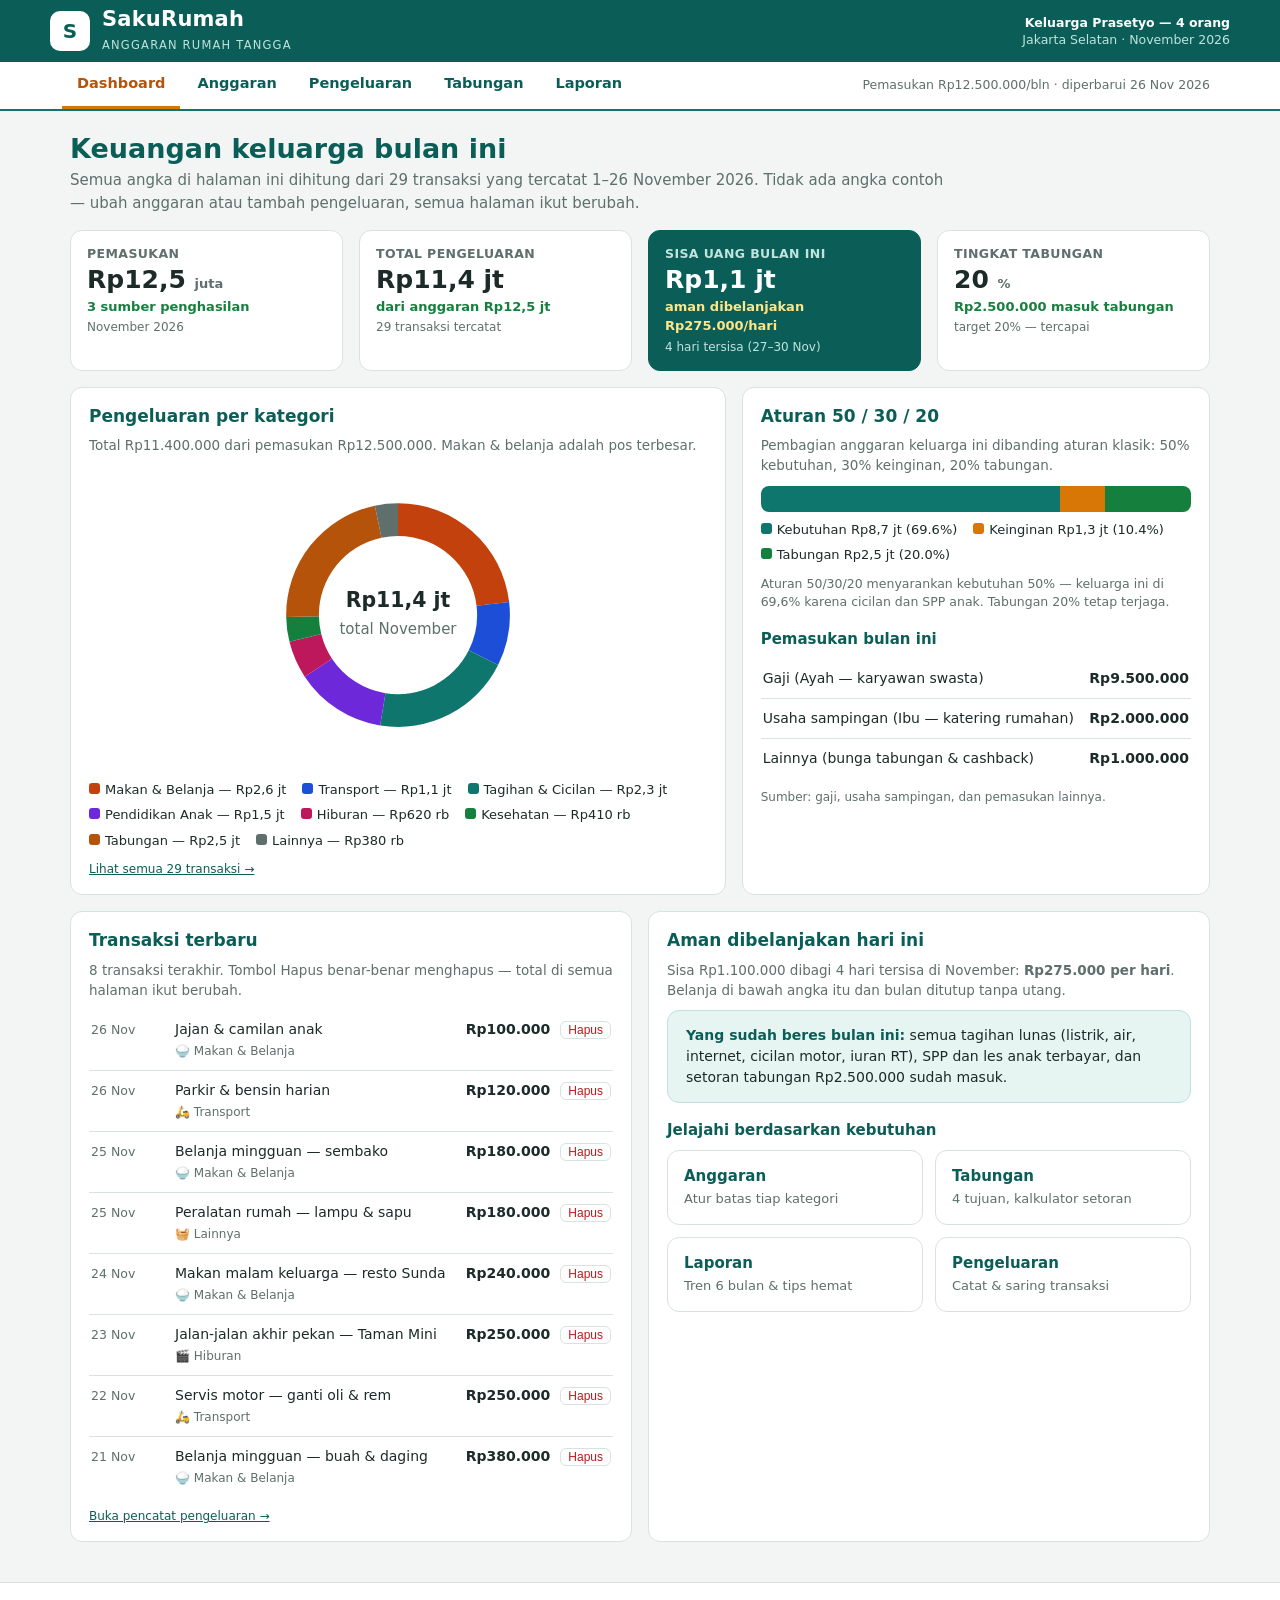
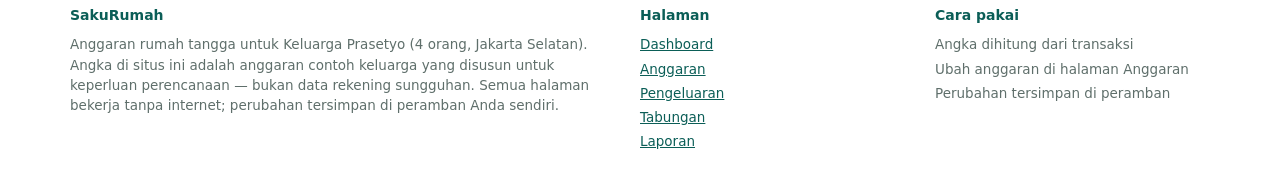
<file: app/index.html>
<!doctype html>
<html lang="id">
<head>
<meta charset="utf-8">
<meta name="viewport" content="width=device-width, initial-scale=1">
<title>SakuRumah — Anggaran Rumah Tangga</title>
<meta name="description" content="SakuRumah: anggaran rumah tangga Keluarga Prasetyo — pemasukan, pengeluaran, tabungan, dan laporan November 2026.">
<link rel="icon" href="data:image/svg+xml,%3Csvg xmlns=%27http://www.w3.org/2000/svg%27 viewBox=%270 0 32 32%27%3E%3Crect width=%2732%27 height=%2732%27 rx=%277%27 fill=%27%230b5e57%27/%3E%3Ctext x=%2716%27 y=%2722%27 font-size=%2716%27 text-anchor=%27middle%27 fill=%27white%27 font-family=%27sans-serif%27 font-weight=%27bold%27%3ES%3C/text%3E%3C/svg%3E">
<link rel="stylesheet" href="style.css">
<script type="module" src="main.js"></script>
</head>
<body data-page="home">
<header class="topbar"><div class="topbar-inner">
  <a class="brand" href="index.html"><span class="brand-mark">S</span><span><span class="brand-name">SakuRumah</span><br><span class="brand-sub">Anggaran Rumah Tangga</span></span></a>
  <div class="tagline"><b>Keluarga Prasetyo — 4 orang</b><br>Jakarta Selatan · November 2026</div>
</div></header>
<nav class="mainnav"><div class="mainnav-inner">
  <a href="index.html" aria-current="page">Dashboard</a>
  <a href="anggaran.html">Anggaran</a>
  <a href="pengeluaran.html">Pengeluaran</a>
  <a href="tabungan.html">Tabungan</a>
  <a href="laporan.html">Laporan</a>
  <span class="nav-right">Pemasukan Rp12.500.000/bln · diperbarui 26 Nov 2026</span>
</div></nav>
<main class="wrap">
  <div class="page-head">
    <h1>Keuangan keluarga bulan ini</h1>
    <p>Semua angka di halaman ini dihitung dari 29 transaksi yang tercatat 1–26 November 2026. Tidak ada angka contoh — ubah anggaran atau tambah pengeluaran, semua halaman ikut berubah.</p>
  </div>

  <section class="grid kpis" id="kpis" aria-label="Ringkasan keuangan"></section>

  <div class="grid two-wide" style="margin-top:16px">
    <section class="card">
      <h2>Pengeluaran per kategori</h2>
      <p class="lede">Total Rp11.400.000 dari pemasukan Rp12.500.000. Makan &amp; belanja adalah pos terbesar.</p>
      <div class="chart-wrap" style="max-width:300px;margin:0 auto"><div id="chart-donut"></div></div>
      <div class="legend" id="donut-legend"></div>
      <p class="src"><a href="pengeluaran.html">Lihat semua 29 transaksi &rarr;</a></p>
    </section>
    <section class="card">
      <h2>Aturan 50 / 30 / 20</h2>
      <p class="lede">Pembagian anggaran keluarga ini dibanding aturan klasik: 50% kebutuhan, 30% keinginan, 20% tabungan.</p>
      <div id="rule-5030"></div>
      <h3 style="margin-top:16px">Pemasukan bulan ini</h3>
      <ul class="tx-list" id="income-list"></ul>
      <p class="src">Sumber: gaji, usaha sampingan, dan pemasukan lainnya.</p>
    </section>
  </div>

  <div class="grid two" style="margin-top:16px">
    <section class="card">
      <h2>Transaksi terbaru</h2>
      <p class="lede">8 transaksi terakhir. Tombol Hapus benar-benar menghapus — total di semua halaman ikut berubah.</p>
      <ul class="tx-list" id="recent-tx"></ul>
      <p class="src"><a href="pengeluaran.html">Buka pencatat pengeluaran &rarr;</a></p>
    </section>
    <section class="card">
      <h2>Aman dibelanjakan hari ini</h2>
      <p class="lede">Sisa Rp1.100.000 dibagi 4 hari tersisa di November: <b>Rp275.000 per hari</b>. Belanja di bawah angka itu dan bulan ditutup tanpa utang.</p>
      <div class="callout"><b>Yang sudah beres bulan ini:</b> semua tagihan lunas (listrik, air, internet, cicilan motor, iuran RT), SPP dan les anak terbayar, dan setoran tabungan Rp2.500.000 sudah masuk.</div>
      <h3 style="margin-top:16px">Jelajahi berdasarkan kebutuhan</h3>
      <div class="quick-links" style="grid-template-columns:1fr 1fr">
        <a href="anggaran.html"><b>Anggaran</b><span>Atur batas tiap kategori</span></a>
        <a href="tabungan.html"><b>Tabungan</b><span>4 tujuan, kalkulator setoran</span></a>
        <a href="laporan.html"><b>Laporan</b><span>Tren 6 bulan &amp; tips hemat</span></a>
        <a href="pengeluaran.html"><b>Pengeluaran</b><span>Catat &amp; saring transaksi</span></a>
      </div>
    </section>
  </div>
</main>
<footer class="site"><div class="foot-inner">
  <div><h4>SakuRumah</h4>
  Anggaran rumah tangga untuk Keluarga Prasetyo (4 orang, Jakarta Selatan). Angka di situs ini adalah anggaran contoh keluarga yang disusun untuk keperluan perencanaan — bukan data rekening sungguhan. Semua halaman bekerja tanpa internet; perubahan tersimpan di peramban Anda sendiri.</div>
  <div><h4>Halaman</h4><ul>
    <li><a href="index.html">Dashboard</a></li><li><a href="anggaran.html">Anggaran</a></li><li><a href="pengeluaran.html">Pengeluaran</a></li><li><a href="tabungan.html">Tabungan</a></li><li><a href="laporan.html">Laporan</a></li></ul></div>
  <div><h4>Cara pakai</h4><ul>
    <li>Angka dihitung dari transaksi</li><li>Ubah anggaran di halaman Anggaran</li><li>Perubahan tersimpan di peramban</li></ul></div>
</div></footer>
</body>
</html>
</file>
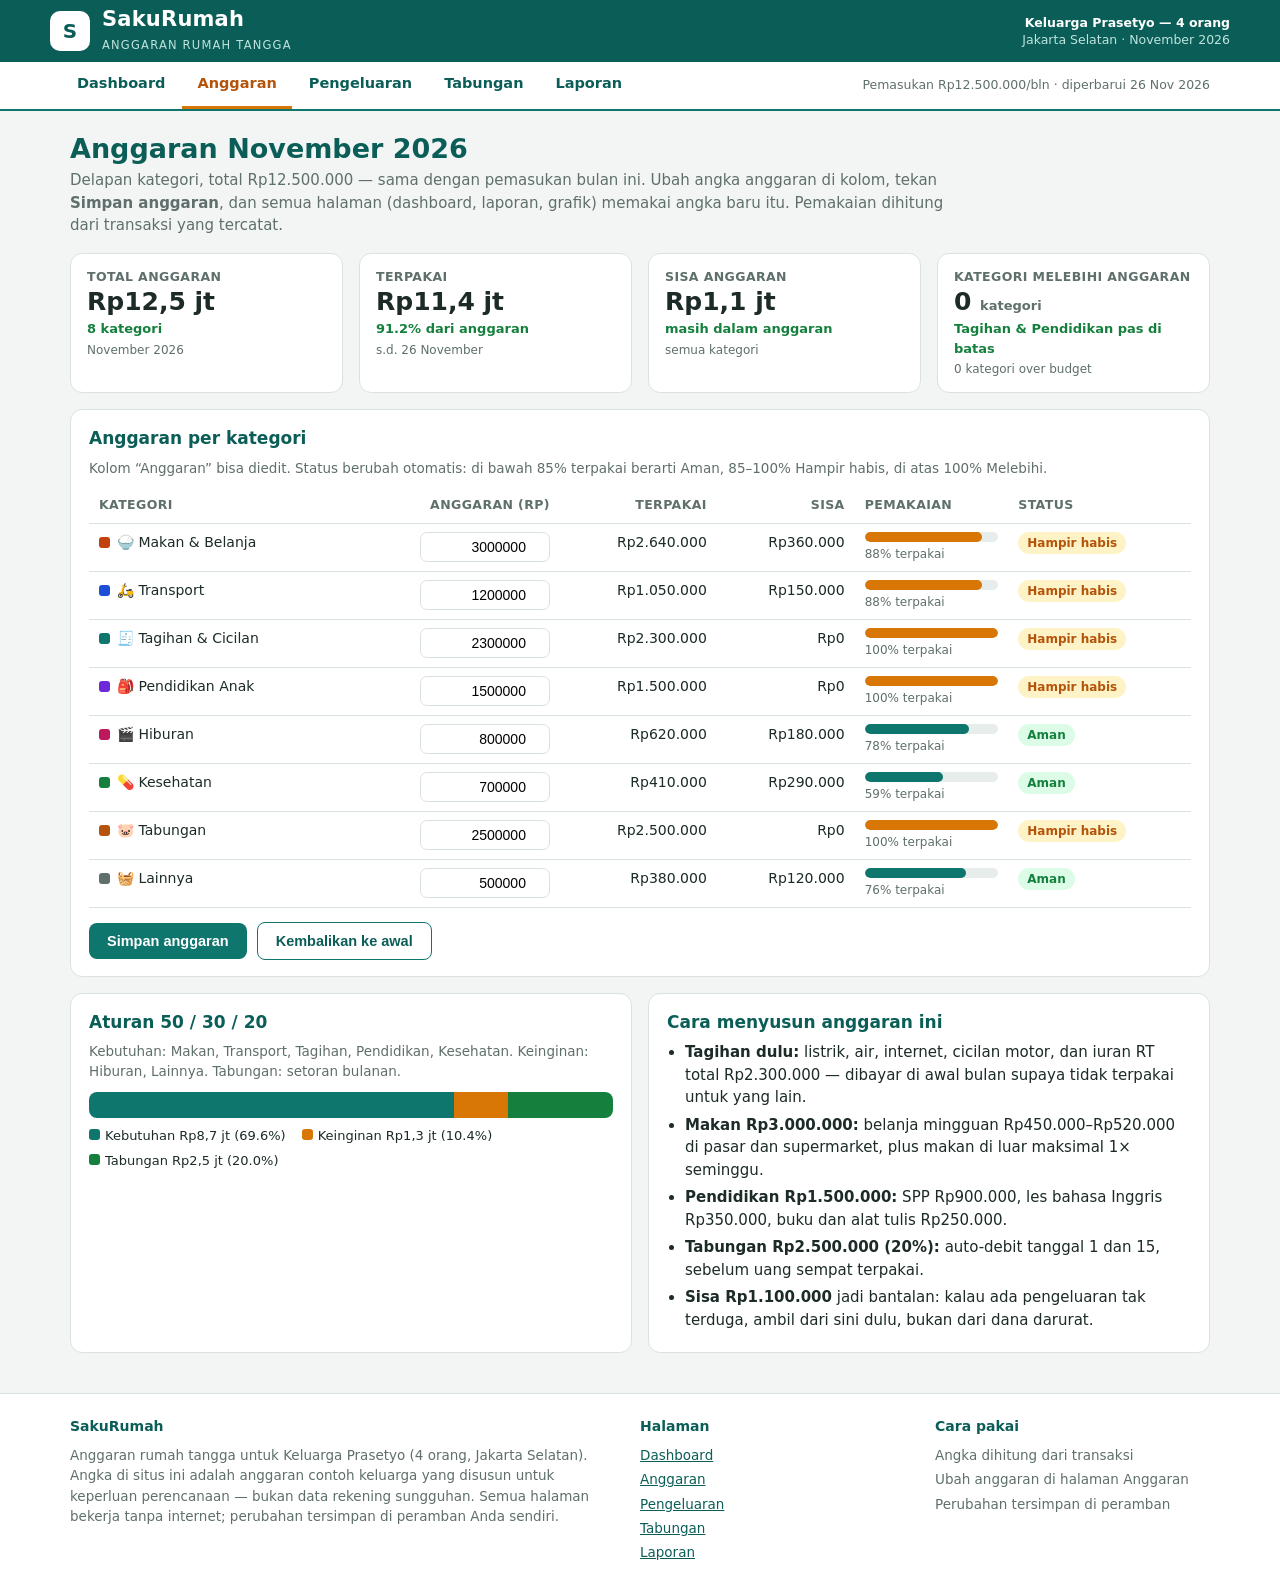
<file: app/anggaran.html>
<!doctype html>
<html lang="id">
<head>
<meta charset="utf-8">
<meta name="viewport" content="width=device-width, initial-scale=1">
<title>Anggaran — SakuRumah</title>
<meta name="description" content="Anggaran bulanan Keluarga Prasetyo: batas tiap kategori, pemakaian, dan sisa — bisa diubah dan disimpan.">
<link rel="icon" href="data:image/svg+xml,%3Csvg xmlns=%27http://www.w3.org/2000/svg%27 viewBox=%270 0 32 32%27%3E%3Crect width=%2732%27 height=%2732%27 rx=%277%27 fill=%27%230b5e57%27/%3E%3Ctext x=%2716%27 y=%2722%27 font-size=%2716%27 text-anchor=%27middle%27 fill=%27white%27 font-family=%27sans-serif%27 font-weight=%27bold%27%3ES%3C/text%3E%3C/svg%3E">
<link rel="stylesheet" href="style.css">
<script type="module" src="main.js"></script>
</head>
<body data-page="budget">
<header class="topbar"><div class="topbar-inner">
  <a class="brand" href="index.html"><span class="brand-mark">S</span><span><span class="brand-name">SakuRumah</span><br><span class="brand-sub">Anggaran Rumah Tangga</span></span></a>
  <div class="tagline"><b>Keluarga Prasetyo — 4 orang</b><br>Jakarta Selatan · November 2026</div>
</div></header>
<nav class="mainnav"><div class="mainnav-inner">
  <a href="index.html">Dashboard</a>
  <a href="anggaran.html" aria-current="page">Anggaran</a>
  <a href="pengeluaran.html">Pengeluaran</a>
  <a href="tabungan.html">Tabungan</a>
  <a href="laporan.html">Laporan</a>
  <span class="nav-right">Pemasukan Rp12.500.000/bln · diperbarui 26 Nov 2026</span>
</div></nav>
<main class="wrap">
  <div class="page-head">
    <h1>Anggaran November 2026</h1>
    <p>Delapan kategori, total Rp12.500.000 — sama dengan pemasukan bulan ini. Ubah angka anggaran di kolom, tekan <b>Simpan anggaran</b>, dan semua halaman (dashboard, laporan, grafik) memakai angka baru itu. Pemakaian dihitung dari transaksi yang tercatat.</p>
  </div>

  <section class="grid kpis" id="kpis" aria-label="Ringkasan anggaran"></section>

  <section class="card" style="margin-top:16px">
    <h2>Anggaran per kategori</h2>
    <p class="lede">Kolom “Anggaran” bisa diedit. Status berubah otomatis: di bawah 85% terpakai berarti Aman, 85–100% Hampir habis, di atas 100% Melebihi.</p>
    <div class="chart-wrap"><table>
      <thead><tr><th>Kategori</th><th class="num">Anggaran (Rp)</th><th class="num">Terpakai</th><th class="num">Sisa</th><th>Pemakaian</th><th>Status</th></tr></thead>
      <tbody id="budget-rows"></tbody>
    </table></div>
    <div style="display:flex;gap:10px;flex-wrap:wrap;align-items:center">
      <button class="btn" id="save-budget">Simpan anggaran</button>
      <button class="btn ghost" id="reset-budget">Kembalikan ke awal</button>
      <span class="form-msg" id="budget-msg"></span>
    </div>
  </section>

  <div class="grid two" style="margin-top:16px">
    <section class="card">
      <h2>Aturan 50 / 30 / 20</h2>
      <p class="lede">Kebutuhan: Makan, Transport, Tagihan, Pendidikan, Kesehatan. Keinginan: Hiburan, Lainnya. Tabungan: setoran bulanan.</p>
      <div id="rule-5030"></div>
    </section>
    <section class="card">
      <h2>Cara menyusun anggaran ini</h2>
      <ul class="tight">
        <li><b>Tagihan dulu:</b> listrik, air, internet, cicilan motor, dan iuran RT total Rp2.300.000 — dibayar di awal bulan supaya tidak terpakai untuk yang lain.</li>
        <li><b>Makan Rp3.000.000:</b> belanja mingguan Rp450.000–Rp520.000 di pasar dan supermarket, plus makan di luar maksimal 1× seminggu.</li>
        <li><b>Pendidikan Rp1.500.000:</b> SPP Rp900.000, les bahasa Inggris Rp350.000, buku dan alat tulis Rp250.000.</li>
        <li><b>Tabungan Rp2.500.000 (20%):</b> auto-debit tanggal 1 dan 15, sebelum uang sempat terpakai.</li>
        <li><b>Sisa Rp1.100.000</b> jadi bantalan: kalau ada pengeluaran tak terduga, ambil dari sini dulu, bukan dari dana darurat.</li>
      </ul>
    </section>
  </div>
</main>
<footer class="site"><div class="foot-inner">
  <div><h4>SakuRumah</h4>
  Anggaran rumah tangga untuk Keluarga Prasetyo (4 orang, Jakarta Selatan). Angka di situs ini adalah anggaran contoh keluarga yang disusun untuk keperluan perencanaan — bukan data rekening sungguhan. Semua halaman bekerja tanpa internet; perubahan tersimpan di peramban Anda sendiri.</div>
  <div><h4>Halaman</h4><ul>
    <li><a href="index.html">Dashboard</a></li><li><a href="anggaran.html">Anggaran</a></li><li><a href="pengeluaran.html">Pengeluaran</a></li><li><a href="tabungan.html">Tabungan</a></li><li><a href="laporan.html">Laporan</a></li></ul></div>
  <div><h4>Cara pakai</h4><ul>
    <li>Angka dihitung dari transaksi</li><li>Ubah anggaran di halaman Anggaran</li><li>Perubahan tersimpan di peramban</li></ul></div>
</div></footer>
</body>
</html>
</file>
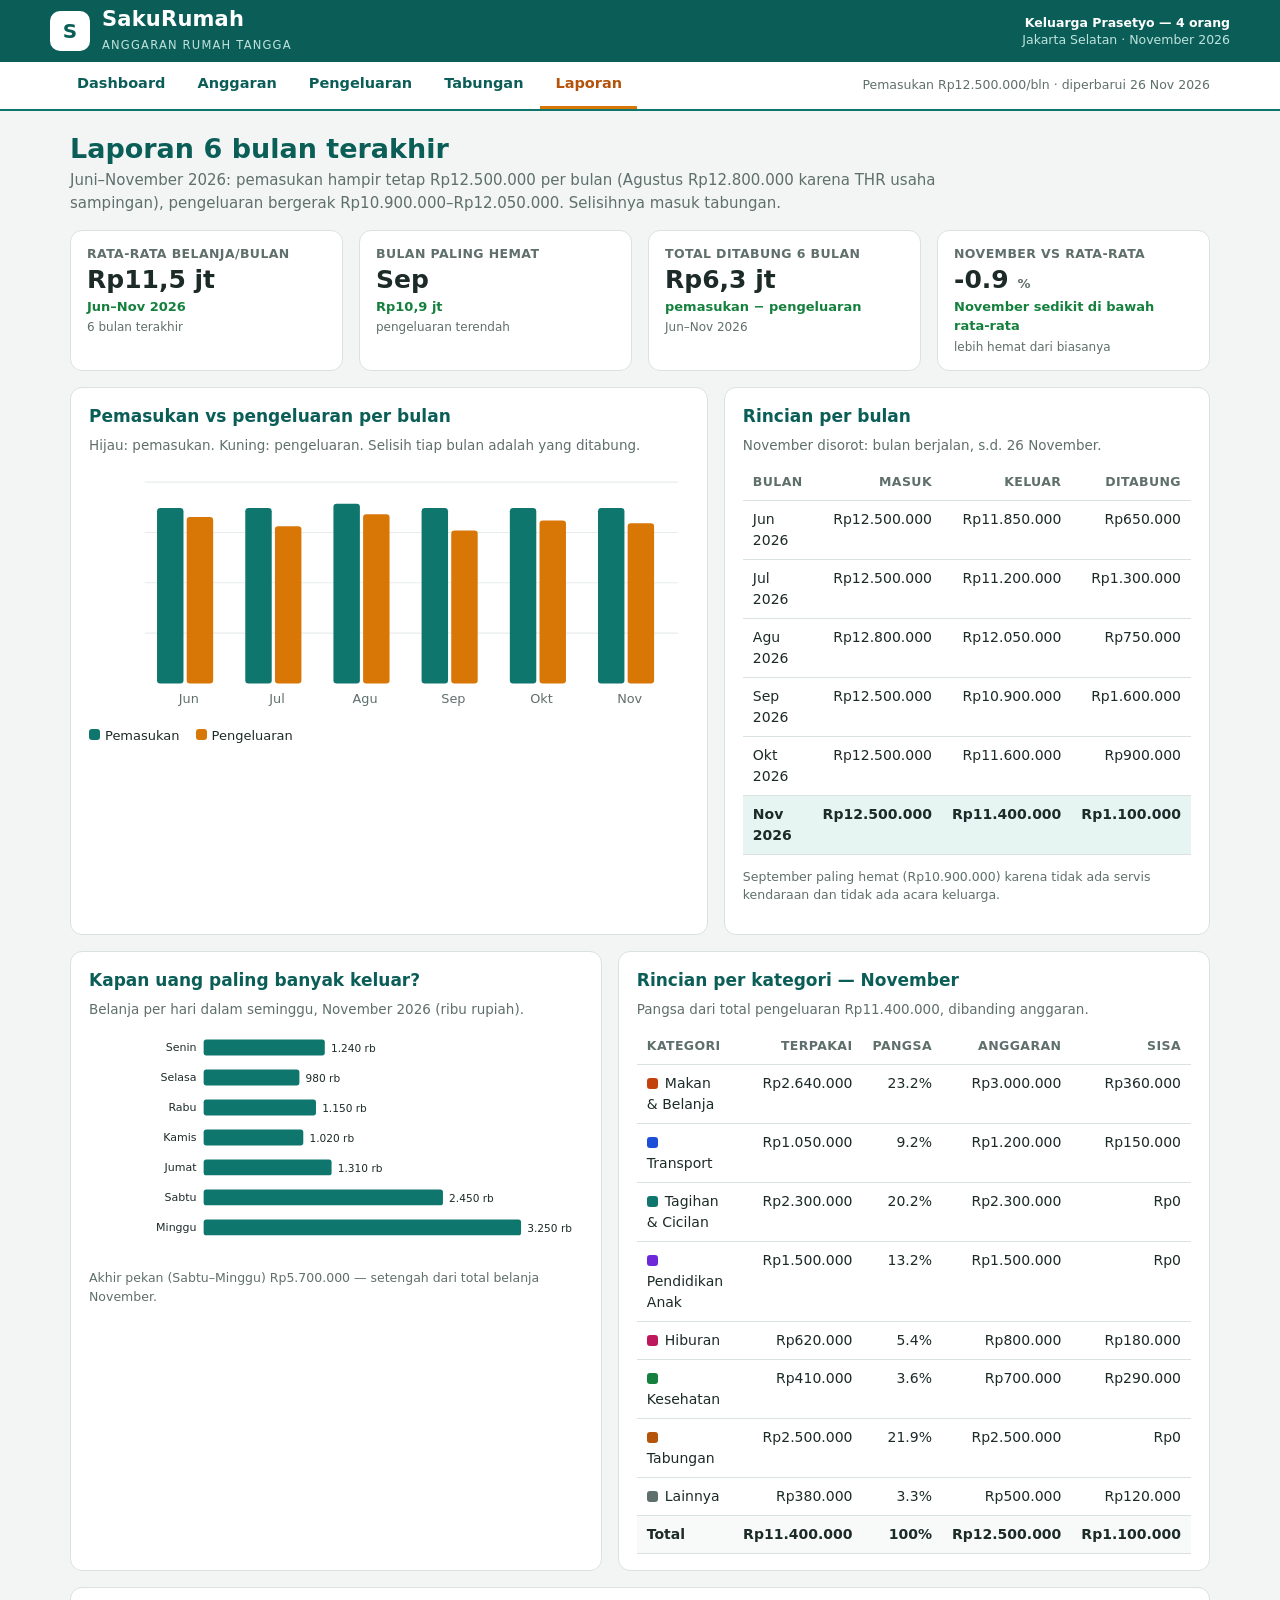
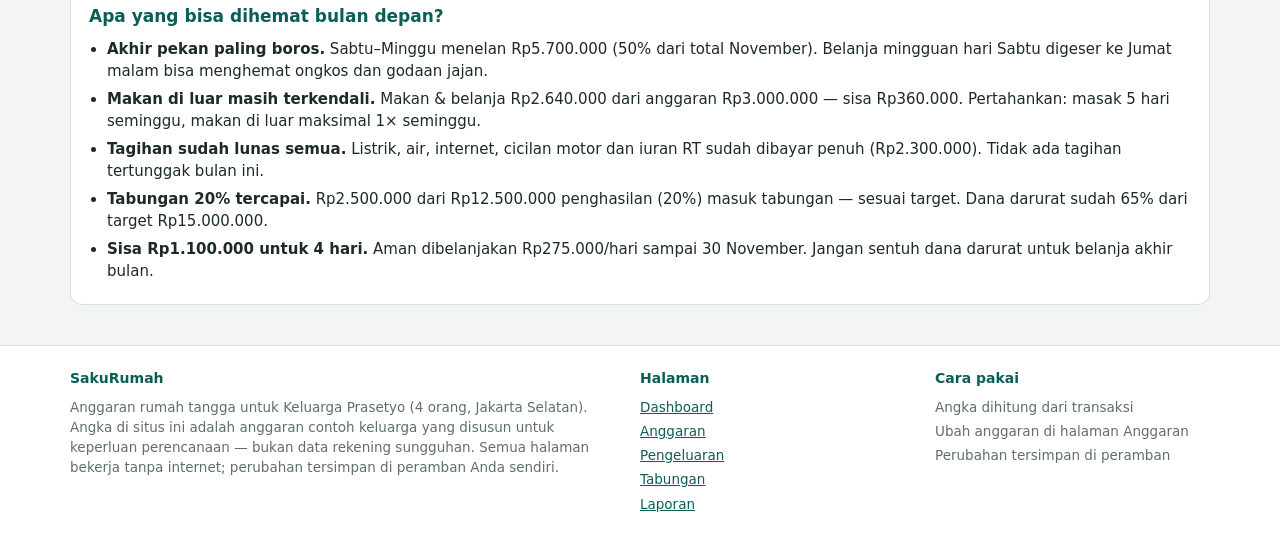
<file: app/laporan.html>
<!doctype html>
<html lang="id">
<head>
<meta charset="utf-8">
<meta name="viewport" content="width=device-width, initial-scale=1">
<title>Laporan — SakuRumah</title>
<meta name="description" content="Laporan keuangan Keluarga Prasetyo: tren pemasukan vs pengeluaran Juni–November 2026, pola belanja mingguan, dan tips hemat.">
<link rel="icon" href="data:image/svg+xml,%3Csvg xmlns=%27http://www.w3.org/2000/svg%27 viewBox=%270 0 32 32%27%3E%3Crect width=%2732%27 height=%2732%27 rx=%277%27 fill=%27%230b5e57%27/%3E%3Ctext x=%2716%27 y=%2722%27 font-size=%2716%27 text-anchor=%27middle%27 fill=%27white%27 font-family=%27sans-serif%27 font-weight=%27bold%27%3ES%3C/text%3E%3C/svg%3E">
<link rel="stylesheet" href="style.css">
<script type="module" src="main.js"></script>
</head>
<body data-page="reports">
<header class="topbar"><div class="topbar-inner">
  <a class="brand" href="index.html"><span class="brand-mark">S</span><span><span class="brand-name">SakuRumah</span><br><span class="brand-sub">Anggaran Rumah Tangga</span></span></a>
  <div class="tagline"><b>Keluarga Prasetyo — 4 orang</b><br>Jakarta Selatan · November 2026</div>
</div></header>
<nav class="mainnav"><div class="mainnav-inner">
  <a href="index.html">Dashboard</a>
  <a href="anggaran.html">Anggaran</a>
  <a href="pengeluaran.html">Pengeluaran</a>
  <a href="tabungan.html">Tabungan</a>
  <a href="laporan.html" aria-current="page">Laporan</a>
  <span class="nav-right">Pemasukan Rp12.500.000/bln · diperbarui 26 Nov 2026</span>
</div></nav>
<main class="wrap">
  <div class="page-head">
    <h1>Laporan 6 bulan terakhir</h1>
    <p>Juni–November 2026: pemasukan hampir tetap Rp12.500.000 per bulan (Agustus Rp12.800.000 karena THR usaha sampingan), pengeluaran bergerak Rp10.900.000–Rp12.050.000. Selisihnya masuk tabungan.</p>
  </div>

  <section class="grid kpis" id="kpis" aria-label="Ringkasan laporan"></section>

  <div class="grid two-wide" style="margin-top:16px">
    <section class="card">
      <h2>Pemasukan vs pengeluaran per bulan</h2>
      <p class="lede">Hijau: pemasukan. Kuning: pengeluaran. Selisih tiap bulan adalah yang ditabung.</p>
      <div class="chart-wrap"><div id="chart-trend"></div></div>
      <div class="legend"><span><i style="background:#0f766e"></i>Pemasukan</span><span><i style="background:#d97706"></i>Pengeluaran</span></div>
    </section>
    <section class="card">
      <h2>Rincian per bulan</h2>
      <p class="lede">November disorot: bulan berjalan, s.d. 26 November.</p>
      <div class="chart-wrap"><table>
        <thead><tr><th>Bulan</th><th class="num">Masuk</th><th class="num">Keluar</th><th class="num">Ditabung</th></tr></thead>
        <tbody id="trend-detail"></tbody>
      </table></div>
      <p class="note">September paling hemat (Rp10.900.000) karena tidak ada servis kendaraan dan tidak ada acara keluarga.</p>
    </section>
  </div>

  <div class="grid two" style="margin-top:16px">
    <section class="card">
      <h2>Kapan uang paling banyak keluar?</h2>
      <p class="lede">Belanja per hari dalam seminggu, November 2026 (ribu rupiah).</p>
      <div class="chart-wrap"><div id="chart-weekday"></div></div>
      <p class="note" id="chart-weekday-note"></p>
    </section>
    <section class="card">
      <h2>Rincian per kategori — November</h2>
      <p class="lede">Pangsa dari total pengeluaran Rp11.400.000, dibanding anggaran.</p>
      <div class="chart-wrap"><table>
        <thead><tr><th>Kategori</th><th class="num">Terpakai</th><th class="num">Pangsa</th><th class="num">Anggaran</th><th class="num">Sisa</th></tr></thead>
        <tbody id="cat-table"></tbody>
      </table></div>
    </section>
  </div>

  <section class="card" style="margin-top:16px">
    <h2>Apa yang bisa dihemat bulan depan?</h2>
    <ul class="tight" id="tips-list" style="margin-top:8px"></ul>
  </section>
</main>
<footer class="site"><div class="foot-inner">
  <div><h4>SakuRumah</h4>
  Anggaran rumah tangga untuk Keluarga Prasetyo (4 orang, Jakarta Selatan). Angka di situs ini adalah anggaran contoh keluarga yang disusun untuk keperluan perencanaan — bukan data rekening sungguhan. Semua halaman bekerja tanpa internet; perubahan tersimpan di peramban Anda sendiri.</div>
  <div><h4>Halaman</h4><ul>
    <li><a href="index.html">Dashboard</a></li><li><a href="anggaran.html">Anggaran</a></li><li><a href="pengeluaran.html">Pengeluaran</a></li><li><a href="tabungan.html">Tabungan</a></li><li><a href="laporan.html">Laporan</a></li></ul></div>
  <div><h4>Cara pakai</h4><ul>
    <li>Angka dihitung dari transaksi</li><li>Ubah anggaran di halaman Anggaran</li><li>Perubahan tersimpan di peramban</li></ul></div>
</div></footer>
</body>
</html>
</file>
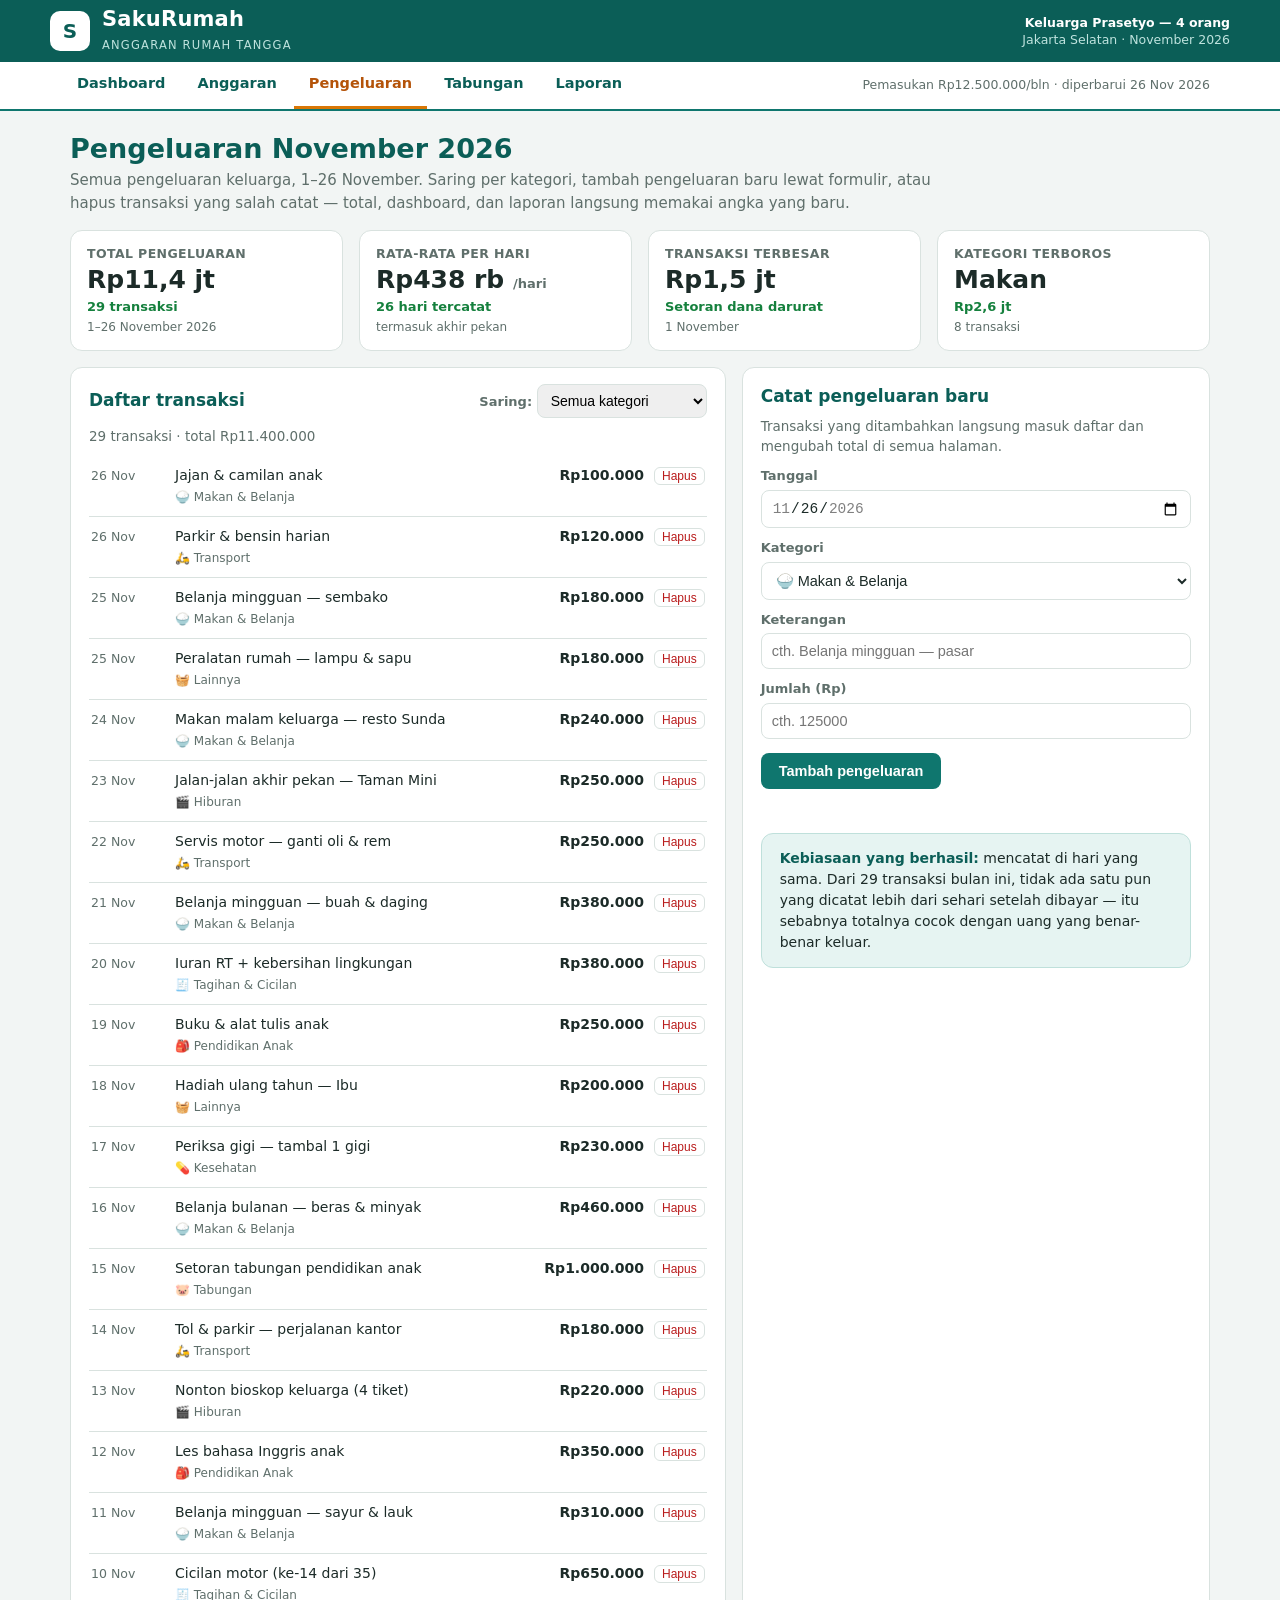
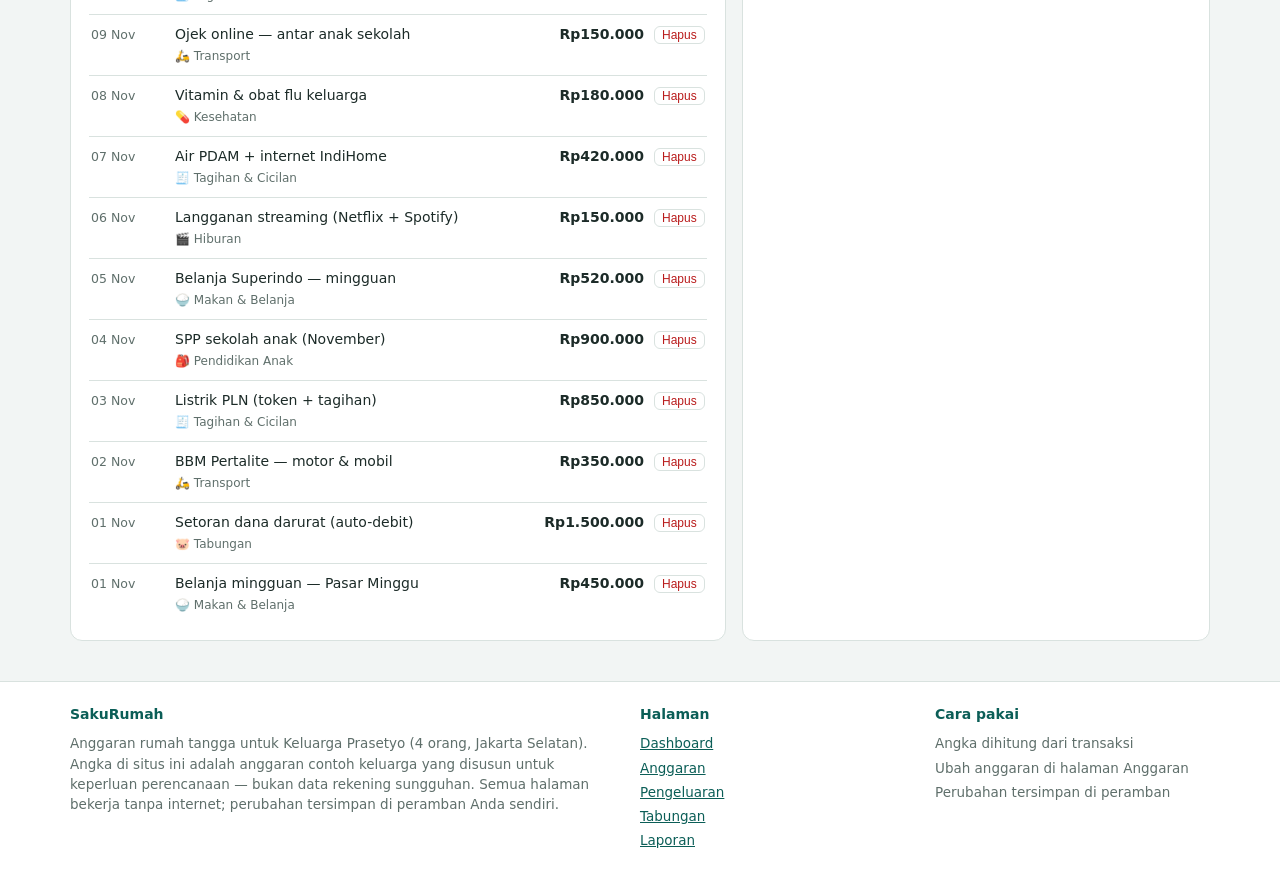
<file: app/pengeluaran.html>
<!doctype html>
<html lang="id">
<head>
<meta charset="utf-8">
<meta name="viewport" content="width=device-width, initial-scale=1">
<title>Pengeluaran — SakuRumah</title>
<meta name="description" content="Catat dan saring pengeluaran Keluarga Prasetyo: 29 transaksi November 2026, tambah atau hapus, total ikut berubah.">
<link rel="icon" href="data:image/svg+xml,%3Csvg xmlns=%27http://www.w3.org/2000/svg%27 viewBox=%270 0 32 32%27%3E%3Crect width=%2732%27 height=%2732%27 rx=%277%27 fill=%27%230b5e57%27/%3E%3Ctext x=%2716%27 y=%2722%27 font-size=%2716%27 text-anchor=%27middle%27 fill=%27white%27 font-family=%27sans-serif%27 font-weight=%27bold%27%3ES%3C/text%3E%3C/svg%3E">
<link rel="stylesheet" href="style.css">
<script type="module" src="main.js"></script>
</head>
<body data-page="expenses">
<header class="topbar"><div class="topbar-inner">
  <a class="brand" href="index.html"><span class="brand-mark">S</span><span><span class="brand-name">SakuRumah</span><br><span class="brand-sub">Anggaran Rumah Tangga</span></span></a>
  <div class="tagline"><b>Keluarga Prasetyo — 4 orang</b><br>Jakarta Selatan · November 2026</div>
</div></header>
<nav class="mainnav"><div class="mainnav-inner">
  <a href="index.html">Dashboard</a>
  <a href="anggaran.html">Anggaran</a>
  <a href="pengeluaran.html" aria-current="page">Pengeluaran</a>
  <a href="tabungan.html">Tabungan</a>
  <a href="laporan.html">Laporan</a>
  <span class="nav-right">Pemasukan Rp12.500.000/bln · diperbarui 26 Nov 2026</span>
</div></nav>
<main class="wrap">
  <div class="page-head">
    <h1>Pengeluaran November 2026</h1>
    <p>Semua pengeluaran keluarga, 1–26 November. Saring per kategori, tambah pengeluaran baru lewat formulir, atau hapus transaksi yang salah catat — total, dashboard, dan laporan langsung memakai angka yang baru.</p>
  </div>

  <section class="grid kpis" id="kpis" aria-label="Ringkasan pengeluaran"></section>

  <div class="grid two-wide" style="margin-top:16px">
    <section class="card">
      <div style="display:flex;justify-content:space-between;align-items:baseline;gap:10px;flex-wrap:wrap">
        <h2 style="margin:0">Daftar transaksi</h2>
        <label style="font-size:13px;font-weight:700;color:var(--muted)">Saring:
          <select id="filter-cat" aria-label="Saring per kategori" style="padding:7px 9px;border:1px solid var(--line);border-radius:8px;font-size:14px"></select>
        </label>
      </div>
      <p class="lede" id="tx-summary" style="margin-top:8px"></p>
      <ul class="tx-list" id="tx-list"></ul>
    </section>
    <section class="card">
      <h2>Catat pengeluaran baru</h2>
      <p class="lede">Transaksi yang ditambahkan langsung masuk daftar dan mengubah total di semua halaman.</p>
      <form class="stack" id="add-form">
        <label for="f-date">Tanggal</label>
        <input type="date" id="f-date" value="2026-11-26" min="2026-11-01" max="2026-11-30">
        <label for="f-cat">Kategori</label>
        <select id="f-cat">
          <option value="makan">🍚 Makan &amp; Belanja</option>
          <option value="transport">🛵 Transport</option>
          <option value="tagihan">🧾 Tagihan &amp; Cicilan</option>
          <option value="pendidikan">🎒 Pendidikan Anak</option>
          <option value="hiburan">🎬 Hiburan</option>
          <option value="kesehatan">💊 Kesehatan</option>
          <option value="tabungan">🐷 Tabungan</option>
          <option value="lainnya">🧺 Lainnya</option>
        </select>
        <label for="f-desc">Keterangan</label>
        <input type="text" id="f-desc" placeholder="cth. Belanja mingguan — pasar" maxlength="80">
        <label for="f-amount">Jumlah (Rp)</label>
        <input type="number" id="f-amount" min="0" step="1000" placeholder="cth. 125000">
        <button class="btn" type="submit">Tambah pengeluaran</button>
        <div class="form-msg" id="add-msg"></div>
      </form>
      <div class="callout" style="margin-top:16px"><b>Kebiasaan yang berhasil:</b> mencatat di hari yang sama. Dari 29 transaksi bulan ini, tidak ada satu pun yang dicatat lebih dari sehari setelah dibayar — itu sebabnya totalnya cocok dengan uang yang benar-benar keluar.</div>
    </section>
  </div>
</main>
<footer class="site"><div class="foot-inner">
  <div><h4>SakuRumah</h4>
  Anggaran rumah tangga untuk Keluarga Prasetyo (4 orang, Jakarta Selatan). Angka di situs ini adalah anggaran contoh keluarga yang disusun untuk keperluan perencanaan — bukan data rekening sungguhan. Semua halaman bekerja tanpa internet; perubahan tersimpan di peramban Anda sendiri.</div>
  <div><h4>Halaman</h4><ul>
    <li><a href="index.html">Dashboard</a></li><li><a href="anggaran.html">Anggaran</a></li><li><a href="pengeluaran.html">Pengeluaran</a></li><li><a href="tabungan.html">Tabungan</a></li><li><a href="laporan.html">Laporan</a></li></ul></div>
  <div><h4>Cara pakai</h4><ul>
    <li>Angka dihitung dari transaksi</li><li>Ubah anggaran di halaman Anggaran</li><li>Perubahan tersimpan di peramban</li></ul></div>
</div></footer>
</body>
</html>
</file>
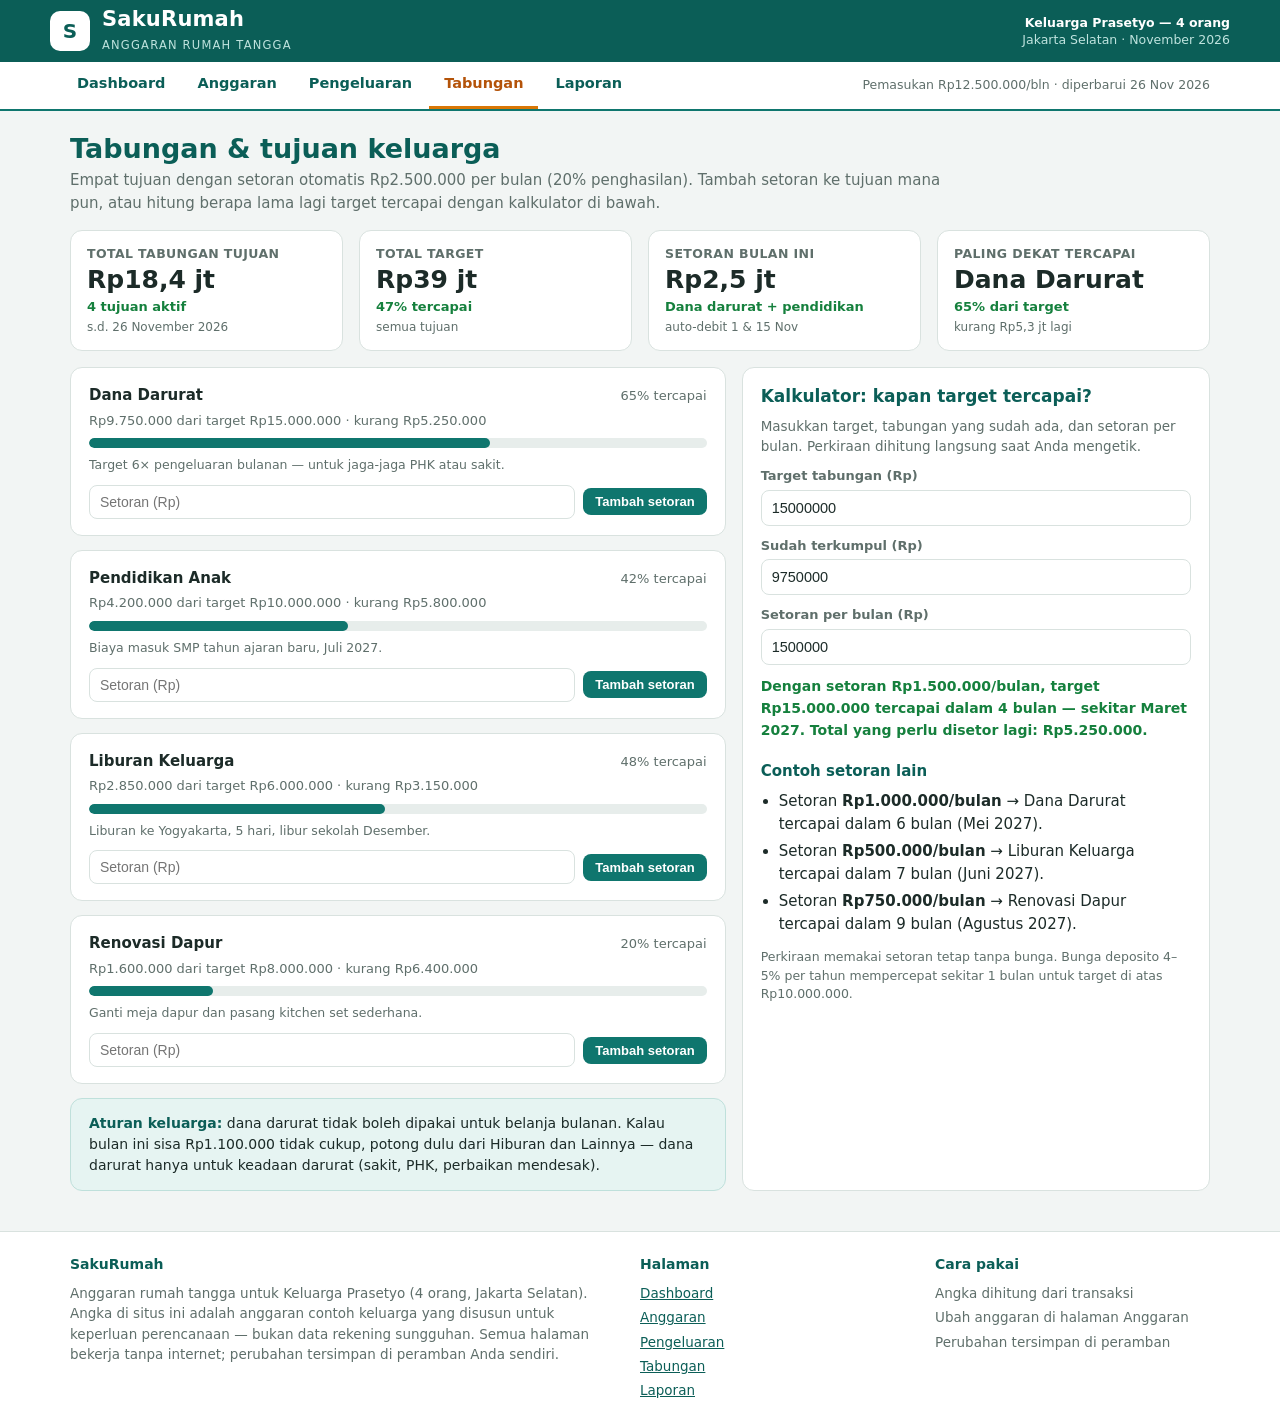
<file: app/tabungan.html>
<!doctype html>
<html lang="id">
<head>
<meta charset="utf-8">
<meta name="viewport" content="width=device-width, initial-scale=1">
<title>Tabungan — SakuRumah</title>
<meta name="description" content="Tujuan tabungan Keluarga Prasetyo: dana darurat, pendidikan anak, liburan, renovasi — lengkap dengan kalkulator setoran.">
<link rel="icon" href="data:image/svg+xml,%3Csvg xmlns=%27http://www.w3.org/2000/svg%27 viewBox=%270 0 32 32%27%3E%3Crect width=%2732%27 height=%2732%27 rx=%277%27 fill=%27%230b5e57%27/%3E%3Ctext x=%2716%27 y=%2722%27 font-size=%2716%27 text-anchor=%27middle%27 fill=%27white%27 font-family=%27sans-serif%27 font-weight=%27bold%27%3ES%3C/text%3E%3C/svg%3E">
<link rel="stylesheet" href="style.css">
<script type="module" src="main.js"></script>
</head>
<body data-page="goals">
<header class="topbar"><div class="topbar-inner">
  <a class="brand" href="index.html"><span class="brand-mark">S</span><span><span class="brand-name">SakuRumah</span><br><span class="brand-sub">Anggaran Rumah Tangga</span></span></a>
  <div class="tagline"><b>Keluarga Prasetyo — 4 orang</b><br>Jakarta Selatan · November 2026</div>
</div></header>
<nav class="mainnav"><div class="mainnav-inner">
  <a href="index.html">Dashboard</a>
  <a href="anggaran.html">Anggaran</a>
  <a href="pengeluaran.html">Pengeluaran</a>
  <a href="tabungan.html" aria-current="page">Tabungan</a>
  <a href="laporan.html">Laporan</a>
  <span class="nav-right">Pemasukan Rp12.500.000/bln · diperbarui 26 Nov 2026</span>
</div></nav>
<main class="wrap">
  <div class="page-head">
    <h1>Tabungan &amp; tujuan keluarga</h1>
    <p>Empat tujuan dengan setoran otomatis Rp2.500.000 per bulan (20% penghasilan). Tambah setoran ke tujuan mana pun, atau hitung berapa lama lagi target tercapai dengan kalkulator di bawah.</p>
  </div>

  <section class="grid kpis" id="kpis" aria-label="Ringkasan tabungan"></section>

  <div class="grid two-wide" style="margin-top:16px">
    <section>
      <div id="goal-list"></div>
      <div class="callout"><b>Aturan keluarga:</b> dana darurat tidak boleh dipakai untuk belanja bulanan. Kalau bulan ini sisa Rp1.100.000 tidak cukup, potong dulu dari Hiburan dan Lainnya — dana darurat hanya untuk keadaan darurat (sakit, PHK, perbaikan mendesak).</div>
    </section>
    <section class="card">
      <h2>Kalkulator: kapan target tercapai?</h2>
      <p class="lede">Masukkan target, tabungan yang sudah ada, dan setoran per bulan. Perkiraan dihitung langsung saat Anda mengetik.</p>
      <form class="stack" id="calc-form">
        <label for="c-target">Target tabungan (Rp)</label>
        <input type="number" id="c-target" min="0" step="50000" value="15000000">
        <label for="c-saved">Sudah terkumpul (Rp)</label>
        <input type="number" id="c-saved" min="0" step="50000" value="9750000">
        <label for="c-monthly">Setoran per bulan (Rp)</label>
        <input type="number" id="c-monthly" min="0" step="50000" value="1500000">
      </form>
      <p class="form-msg ok" id="calc-out" style="font-size:14px;line-height:1.6"></p>
      <h3 style="margin-top:18px">Contoh setoran lain</h3>
      <ul class="tight">
        <li>Setoran <b>Rp1.000.000/bulan</b> → Dana Darurat tercapai dalam 6 bulan (Mei 2027).</li>
        <li>Setoran <b>Rp500.000/bulan</b> → Liburan Keluarga tercapai dalam 7 bulan (Juni 2027).</li>
        <li>Setoran <b>Rp750.000/bulan</b> → Renovasi Dapur tercapai dalam 9 bulan (Agustus 2027).</li>
      </ul>
      <p class="note">Perkiraan memakai setoran tetap tanpa bunga. Bunga deposito 4–5% per tahun mempercepat sekitar 1 bulan untuk target di atas Rp10.000.000.</p>
    </section>
  </div>
</main>
<footer class="site"><div class="foot-inner">
  <div><h4>SakuRumah</h4>
  Anggaran rumah tangga untuk Keluarga Prasetyo (4 orang, Jakarta Selatan). Angka di situs ini adalah anggaran contoh keluarga yang disusun untuk keperluan perencanaan — bukan data rekening sungguhan. Semua halaman bekerja tanpa internet; perubahan tersimpan di peramban Anda sendiri.</div>
  <div><h4>Halaman</h4><ul>
    <li><a href="index.html">Dashboard</a></li><li><a href="anggaran.html">Anggaran</a></li><li><a href="pengeluaran.html">Pengeluaran</a></li><li><a href="tabungan.html">Tabungan</a></li><li><a href="laporan.html">Laporan</a></li></ul></div>
  <div><h4>Cara pakai</h4><ul>
    <li>Angka dihitung dari transaksi</li><li>Ubah anggaran di halaman Anggaran</li><li>Perubahan tersimpan di peramban</li></ul></div>
</div></footer>
</body>
</html>
</file>
<file: app/style.css>
/* SakuRumah — Anggaran Rumah Tangga. Light, clean fintech theme.
   One stylesheet for every page: header, nav, KPI cards, charts, tables, forms. */

:root {
  --teal: #0f766e;
  --teal-dark: #0b5e57;
  --teal-soft: #e6f4f2;
  --green: #15803d;
  --amber: #b45309;
  --red: #b91c1c;
  --blue: #1d4ed8;
  --purple: #6d28d9;
  --orange: #c2410c;
  --pink: #be185d;
  --ink: #1c2b28;
  --muted: #5f6f6b;
  --line: #d9e2df;
  --bg: #f2f5f4;
  --card: #ffffff;
  --soft: #f8faf9;
  --gold: #d97706;
}

* { box-sizing: border-box; }

body {
  margin: 0;
  background: var(--bg);
  color: var(--ink);
  font-family: "Segoe UI", system-ui, -apple-system, "Helvetica Neue", Arial, sans-serif;
  font-size: 15px;
  line-height: 1.5;
}

a { color: var(--teal-dark); }
a:hover { color: var(--red); }

/* ---------- top bar ---------- */
.topbar { background: var(--teal-dark); color: #fff; padding: 0 20px; }
.topbar-inner {
  max-width: 1180px; margin: 0 auto;
  display: flex; align-items: center; gap: 16px;
  min-height: 62px; flex-wrap: wrap;
}
.brand { display: flex; align-items: center; gap: 12px; text-decoration: none; color: #fff; }
.brand-mark {
  width: 40px; height: 40px; flex: 0 0 40px;
  border-radius: 10px; background: #fff;
  display: flex; align-items: center; justify-content: center;
  font-weight: 800; font-size: 20px; color: var(--teal-dark);
}
.brand-name { font-size: 21px; font-weight: 800; letter-spacing: .2px; line-height: 1.15; }
.brand-sub { font-size: 11.5px; color: #bfe3de; letter-spacing: 1.2px; text-transform: uppercase; }
.topbar .tagline { margin-left: auto; font-size: 12.5px; color: #bfe3de; text-align: right; line-height: 1.4; }
.topbar .tagline b { color: #fff; }

/* ---------- nav ---------- */
.mainnav { background: #fff; border-bottom: 2px solid var(--teal); }
.mainnav-inner {
  max-width: 1180px; margin: 0 auto; padding: 0 12px;
  display: flex; gap: 2px; flex-wrap: wrap;
}
.mainnav a {
  display: block; padding: 11px 15px;
  text-decoration: none; font-weight: 700; font-size: 14.5px;
  color: var(--teal-dark); border-bottom: 3px solid transparent;
}
.mainnav a:hover { background: var(--soft); }
.mainnav a[aria-current="page"] { border-bottom-color: var(--gold); color: var(--amber); }
.mainnav .nav-right { margin-left: auto; align-self: center; font-size: 12.5px; color: var(--muted); padding: 0 8px; }

/* ---------- layout ---------- */
.wrap { max-width: 1180px; margin: 0 auto; padding: 20px 20px 32px; }
.page-head { margin: 2px 0 16px; }
.page-head h1 { margin: 0 0 4px; font-size: 27px; line-height: 1.2; color: var(--teal-dark); }
.page-head p { margin: 0; color: var(--muted); max-width: 880px; }

.grid { display: grid; gap: 16px; }
.grid.kpis { grid-template-columns: repeat(4, 1fr); }
.grid.two { grid-template-columns: 1fr 1fr; }
.grid.two-wide { grid-template-columns: 7fr 5fr; }
.grid.three { grid-template-columns: repeat(3, 1fr); }
@media (max-width: 900px) {
  .grid.kpis { grid-template-columns: repeat(2, 1fr); }
  .grid.two, .grid.two-wide, .grid.three { grid-template-columns: 1fr; }
  .topbar .tagline { display: none; }
  .page-head h1 { font-size: 23px; }
}

/* ---------- cards ---------- */
.card {
  background: var(--card); border: 1px solid var(--line);
  border-radius: 12px; padding: 16px 18px;
}
.card h2 { margin: 0 0 6px; font-size: 17px; color: var(--teal-dark); }
.card h3 { margin: 0 0 8px; font-size: 15px; color: var(--teal-dark); }
.card .lede { margin: 0 0 10px; color: var(--muted); font-size: 13.5px; }
.card .src { margin: 10px 0 0; font-size: 12px; color: var(--muted); }
.card .note { font-size: 12.5px; color: var(--muted); }

.kpi { padding: 14px 16px; }
.kpi-label { font-size: 12.5px; font-weight: 700; color: var(--muted); text-transform: uppercase; letter-spacing: .4px; }
.kpi-value { font-size: 25px; font-weight: 800; color: var(--ink); margin: 2px 0; line-height: 1.15; }
.kpi-value small { font-size: 13px; font-weight: 600; color: var(--muted); }
.kpi-delta { font-size: 13px; color: var(--green); font-weight: 600; }
.kpi-delta.warn { color: var(--amber); }
.kpi-delta.bad { color: var(--red); }
.kpi-year { font-size: 12px; color: var(--muted); margin-top: 2px; }
.kpi.accent { background: var(--teal-dark); border-color: var(--teal-dark); color: #fff; }
.kpi.accent .kpi-label, .kpi.accent .kpi-year { color: #bfe3de; }
.kpi.accent .kpi-value { color: #fff; }
.kpi.accent .kpi-delta { color: #fde68a; }

/* ---------- progress bars ---------- */
.bar-track { height: 10px; background: #e7edeb; border-radius: 6px; overflow: hidden; }
.bar-fill { height: 100%; border-radius: 6px; background: var(--teal); }
.bar-fill.over { background: var(--red); }
.bar-fill.near { background: var(--gold); }

/* ---------- tables ---------- */
table { width: 100%; border-collapse: collapse; font-size: 14px; }
th, td { padding: 8px 10px; text-align: left; border-bottom: 1px solid var(--line); vertical-align: top; }
th { font-size: 12.5px; text-transform: uppercase; letter-spacing: .4px; color: var(--muted); }
td.num, th.num { text-align: right; font-variant-numeric: tabular-nums; white-space: nowrap; }
tr.hl td { background: var(--teal-soft); font-weight: 700; }
tr.total td { font-weight: 800; background: var(--soft); }
.cat-dot { display: inline-block; width: 11px; height: 11px; border-radius: 3px; margin-right: 7px; vertical-align: -1px; }

/* ---------- lists ---------- */
ul.tight { margin: 0; padding-left: 18px; }
ul.tight li { margin: 5px 0; }
.tx-list { list-style: none; margin: 0; padding: 0; }
.tx-list li {
  display: flex; gap: 10px; align-items: baseline;
  padding: 9px 2px; border-bottom: 1px solid var(--line); font-size: 14px;
}
.tx-list li:last-child { border-bottom: 0; }
.tx-list .tx-date { color: var(--muted); font-size: 12.5px; flex: 0 0 74px; }
.tx-list .tx-desc { flex: 1; }
.tx-list .tx-cat { font-size: 12px; color: var(--muted); }
.tx-list .tx-amt { font-weight: 700; white-space: nowrap; font-variant-numeric: tabular-nums; }
.tx-list .tx-del {
  border: 1px solid var(--line); background: #fff; color: var(--red);
  border-radius: 6px; padding: 1px 7px; cursor: pointer; font-size: 12px;
}
.tx-list .tx-del:hover { background: #fdecec; }

/* ---------- forms ---------- */
form.stack label { display: block; font-size: 13px; font-weight: 700; color: var(--muted); margin: 10px 0 4px; }
form.stack input, form.stack select {
  width: 100%; padding: 9px 10px; font-size: 14.5px;
  border: 1px solid var(--line); border-radius: 8px; background: #fff; color: var(--ink);
}
form.stack input:focus, form.stack select:focus { outline: 2px solid var(--teal); outline-offset: 0; border-color: var(--teal); }
.btn {
  display: inline-block; margin-top: 14px; padding: 10px 18px;
  background: var(--teal); color: #fff; border: 0; border-radius: 8px;
  font-size: 14.5px; font-weight: 700; cursor: pointer;
}
.btn:hover { background: var(--teal-dark); }
.btn.ghost { background: #fff; color: var(--teal-dark); border: 1px solid var(--teal); }
.btn.ghost:hover { background: var(--teal-soft); }
.btn.small { margin-top: 0; padding: 6px 12px; font-size: 13px; }
.form-msg { font-size: 13px; font-weight: 600; margin-top: 10px; min-height: 18px; }
.form-msg.ok { color: var(--green); }
.form-msg.err { color: var(--red); }
.form-row { display: grid; grid-template-columns: 1fr 1fr; gap: 12px; }
@media (max-width: 600px) { .form-row { grid-template-columns: 1fr; } }

/* ---------- misc ---------- */
.callout {
  background: var(--teal-soft); border: 1px solid #bfe0db;
  border-radius: 12px; padding: 14px 18px; font-size: 14px;
}
.callout b { color: var(--teal-dark); }
.legend { display: flex; flex-wrap: wrap; gap: 6px 16px; font-size: 13px; margin-top: 8px; }
.legend span { white-space: nowrap; }
.legend i { display: inline-block; width: 11px; height: 11px; border-radius: 3px; margin-right: 5px; }
.goal-head { display: flex; justify-content: space-between; align-items: baseline; gap: 10px; }
.goal-head b { font-size: 15px; }
.goal-head span { font-size: 13px; color: var(--muted); }
.goal-meta { font-size: 13px; color: var(--muted); margin: 4px 0 8px; }
.pill {
  display: inline-block; font-size: 12px; font-weight: 700;
  padding: 2px 9px; border-radius: 20px; background: var(--teal-soft); color: var(--teal-dark);
}
.pill.warn { background: #fef3c7; color: var(--amber); }
.pill.bad { background: #fee2e2; color: var(--red); }
.pill.good { background: #dcfce7; color: var(--green); }
.quick-links { display: grid; grid-template-columns: repeat(4, 1fr); gap: 12px; }
.quick-links a {
  display: block; background: #fff; border: 1px solid var(--line);
  border-radius: 12px; padding: 14px 16px; text-decoration: none;
}
.quick-links a:hover { border-color: var(--teal); }
.quick-links b { display: block; font-size: 15px; color: var(--teal-dark); }
.quick-links span { font-size: 13px; color: var(--muted); }
@media (max-width: 900px) { .quick-links { grid-template-columns: repeat(2, 1fr); } }
.chart-wrap { overflow-x: auto; }
svg text { font-family: "Segoe UI", system-ui, sans-serif; }
footer.site { border-top: 1px solid var(--line); background: #fff; margin-top: 8px; }
.foot-inner {
  max-width: 1180px; margin: 0 auto; padding: 22px 20px;
  display: grid; grid-template-columns: 2fr 1fr 1fr; gap: 20px; font-size: 13.5px; color: var(--muted);
}
.foot-inner h4 { margin: 0 0 8px; color: var(--teal-dark); font-size: 14px; }
.foot-inner ul { list-style: none; margin: 0; padding: 0; }
.foot-inner li { margin: 4px 0; }
@media (max-width: 700px) { .foot-inner { grid-template-columns: 1fr; } }
</file>
